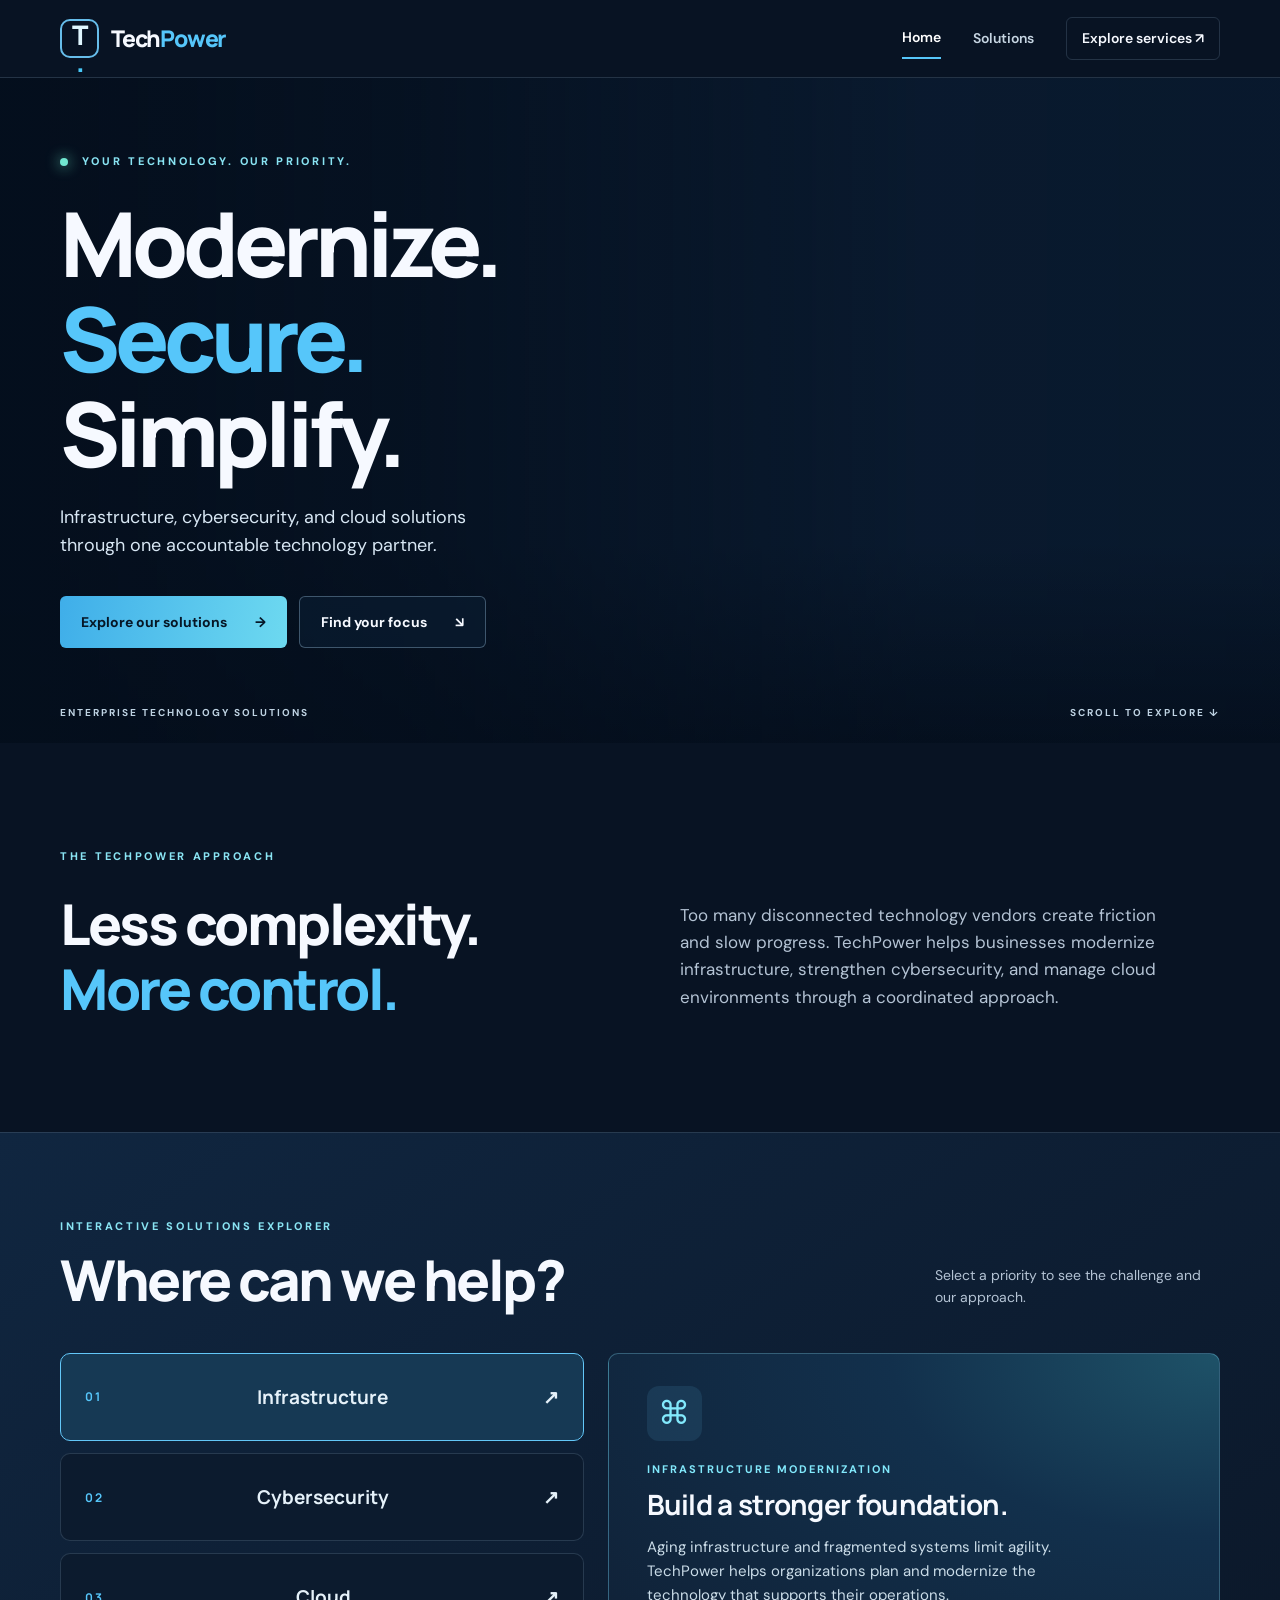
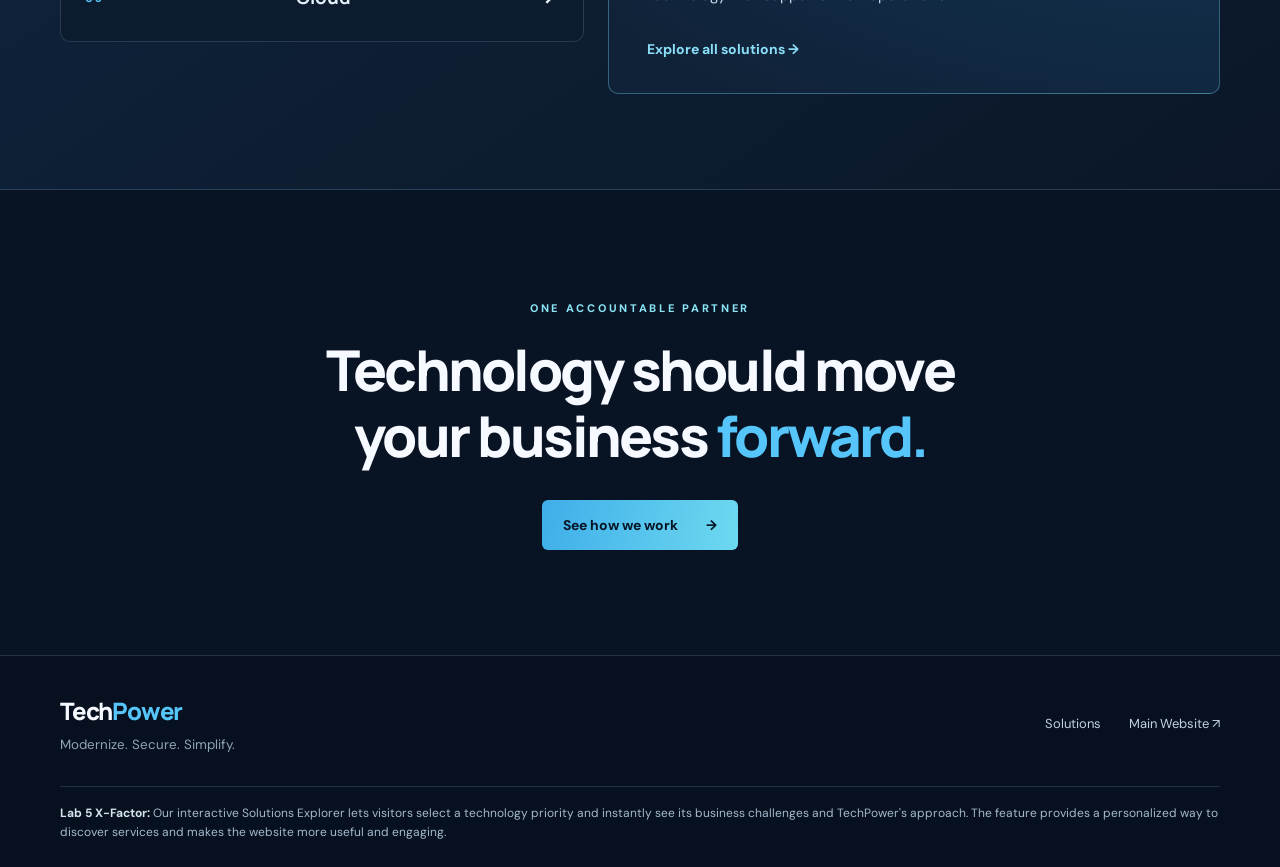
<file: index.html>
<!DOCTYPE html>
<html lang="en">
<head>
  <meta charset="UTF-8" />
  <meta name="viewport" content="width=device-width, initial-scale=1" />
  <meta name="theme-color" content="#091629" />
  <meta name="description" content="TechPower makes infrastructure, cybersecurity, and cloud operations easier to manage with one accountable technology partner." />
  <title>TechPower | Modernize. Secure. Simplify.</title>
  <link rel="stylesheet" href="style.css" />
</head>
<body>
  <header class="site-header">
    <a class="wordmark" href="index.html" aria-label="TechPower home"><span class="mark">T<span class="mark-dot">.</span></span><span>Tech<span class="power">Power</span></span></a>
    <nav aria-label="Main navigation"><a class="active" href="index.html">Home</a><a href="solutions.html">Solutions</a><a class="nav-cta" href="#explorer">Explore services <span aria-hidden="true">↗</span></a></nav>
  </header>
  <main>
    <section class="hero" aria-labelledby="hero-title">
      <div class="hero-media">
        <video class="hero-video" autoplay muted loop playsinline preload="auto" poster="" aria-label="AI-generated TechPower technology promotional video"><source src="techpower-video.mp4" type="video/mp4" />Your browser does not support HTML5 video.</video>
        <div class="video-shade"></div>
      </div>
      <div class="hero-content container">
        <p class="eyebrow"><span class="status-dot"></span> YOUR TECHNOLOGY. OUR PRIORITY.</p>
        <h1 id="hero-title">Modernize.<br /><span>Secure.</span><br />Simplify.</h1>
        <p class="hero-description">Infrastructure, cybersecurity, and cloud solutions through one accountable technology partner.</p>
        <div class="button-group"><a class="button primary" href="solutions.html">Explore our solutions <span aria-hidden="true">→</span></a><a class="button ghost" href="#explorer">Find your focus <span aria-hidden="true">↘</span></a></div>
      </div>
      <div class="hero-foot container"><span>ENTERPRISE TECHNOLOGY SOLUTIONS</span><span>SCROLL TO EXPLORE ↓</span></div>
    </section>
    <section class="intro container" aria-labelledby="intro-title"><p class="eyebrow">THE TECHPOWER APPROACH</p><div class="intro-grid"><h2 id="intro-title">Less complexity.<br /><em>More control.</em></h2><p>Too many disconnected technology vendors create friction and slow progress. TechPower helps businesses modernize infrastructure, strengthen cybersecurity, and manage cloud environments through a coordinated approach.</p></div></section>
    <section class="services-section" id="explorer" aria-labelledby="explorer-title"><div class="container"><div class="section-heading"><div><p class="eyebrow">INTERACTIVE SOLUTIONS EXPLORER</p><h2 id="explorer-title">Where can we help?</h2></div><p>Select a priority to see the challenge and our approach.</p></div>
      <div class="explorer-layout"><div class="service-tabs" role="tablist" aria-label="TechPower solutions"><button class="service-tab selected" type="button" role="tab" id="tab-infrastructure" aria-controls="solution-panel" aria-selected="true" data-service="infrastructure"><span class="tab-num">01</span><span>Infrastructure</span><span aria-hidden="true">↗</span></button><button class="service-tab" type="button" role="tab" id="tab-security" aria-controls="solution-panel" aria-selected="false" tabindex="-1" data-service="security"><span class="tab-num">02</span><span>Cybersecurity</span><span aria-hidden="true">↗</span></button><button class="service-tab" type="button" role="tab" id="tab-cloud" aria-controls="solution-panel" aria-selected="false" tabindex="-1" data-service="cloud"><span class="tab-num">03</span><span>Cloud</span><span aria-hidden="true">↗</span></button></div>
      <div class="service-panel" id="solution-panel" role="tabpanel" aria-labelledby="tab-infrastructure" tabindex="0"><div class="panel-icon" id="panel-icon" aria-hidden="true">⌘</div><p class="panel-label" id="panel-label">INFRASTRUCTURE MODERNIZATION</p><h3 id="panel-title">Build a stronger foundation.</h3><p id="panel-copy">Aging infrastructure and fragmented systems limit agility. TechPower helps organizations plan and modernize the technology that supports their operations.</p><a class="text-link" href="solutions.html">Explore all solutions <span aria-hidden="true">→</span></a></div></div>
    </div></section>
    <section class="bottom-cta container"><p class="eyebrow">ONE ACCOUNTABLE PARTNER</p><h2>Technology should move<br />your business <em>forward.</em></h2><a class="button primary" href="solutions.html">See how we work <span aria-hidden="true">→</span></a></section>
  </main>
  <footer class="site-footer"><div class="container footer-row"><div><div class="footer-brand">Tech<span>Power</span></div><small>Modernize. Secure. Simplify.</small></div><div class="footer-right"><a href="solutions.html">Solutions</a><a href="https://techpower.com" target="_blank" rel="noopener noreferrer">Main Website ↗</a></div></div><div class="container xfactor"><strong>Lab 5 X-Factor:</strong> Our interactive Solutions Explorer lets visitors select a technology priority and instantly see its business challenges and TechPower's approach. The feature provides a personalized way to discover services and makes the website more useful and engaging.</div></footer>
  <script src="script.js" defer></script>
  <script>window.chtlConfig = { chatbotId: "8116175339" };</script>
  <script async data-id="8116175339" id="chtl-script" type="text/javascript" src="https://chatling.ai/js/embed.js"></script>
</body>
</html>
</file>
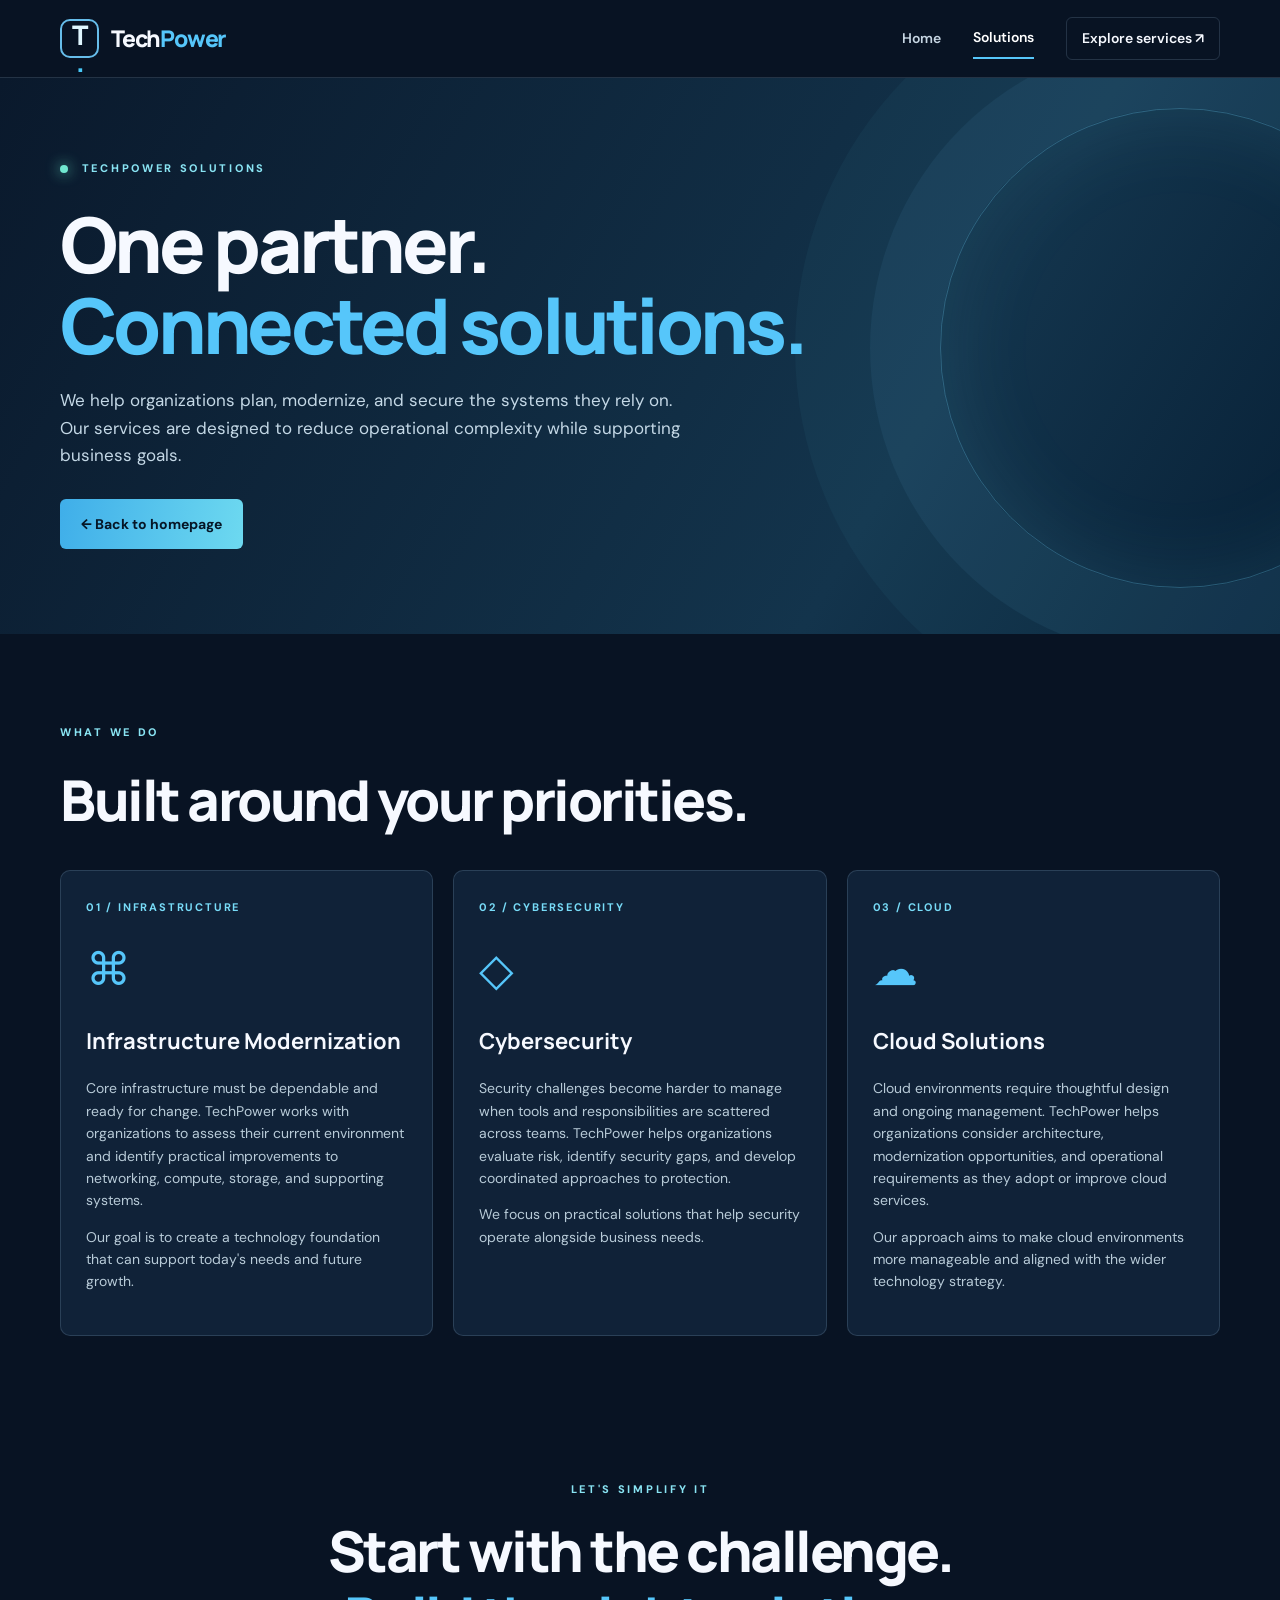
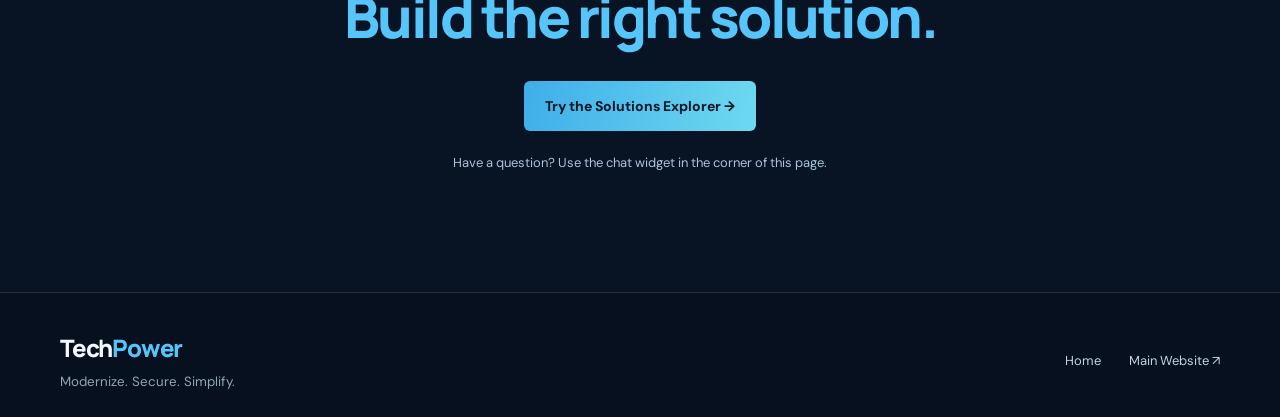
<file: solutions.html>
<!DOCTYPE html>
<html lang="en">
<head>
  <meta charset="UTF-8" />
  <meta name="viewport" content="width=device-width, initial-scale=1" />
  <meta name="theme-color" content="#091629" />
  <meta name="description" content="Explore TechPower's approach to IT infrastructure, cybersecurity, and cloud services." />
  <title>Our Solutions | TechPower</title>
  <link rel="stylesheet" href="style.css" />
</head>
<body>
  <header class="site-header"><a class="wordmark" href="index.html" aria-label="TechPower home"><span class="mark">T<span class="mark-dot">.</span></span><span>Tech<span class="power">Power</span></span></a><nav aria-label="Main navigation"><a href="index.html">Home</a><a class="active" href="solutions.html">Solutions</a><a class="nav-cta" href="index.html#explorer">Explore services <span aria-hidden="true">↗</span></a></nav></header>
  <main>
    <section class="subhero"><div class="container"><p class="eyebrow"><span class="status-dot"></span> TECHPOWER SOLUTIONS</p><h1>One partner.<br /><span>Connected solutions.</span></h1><p>We help organizations plan, modernize, and secure the systems they rely on. Our services are designed to reduce operational complexity while supporting business goals.</p><a class="button primary" href="index.html">← Back to homepage</a></div><div class="subhero-glow" aria-hidden="true"></div></section>
    <section class="solution-details container"><p class="eyebrow">WHAT WE DO</p><h2>Built around your priorities.</h2><div class="detail-grid"><article class="detail-card"><div class="detail-number">01 / INFRASTRUCTURE</div><div class="detail-icon">⌘</div><h3>Infrastructure Modernization</h3><p>Core infrastructure must be dependable and ready for change. TechPower works with organizations to assess their current environment and identify practical improvements to networking, compute, storage, and supporting systems.</p><p>Our goal is to create a technology foundation that can support today's needs and future growth.</p></article><article class="detail-card"><div class="detail-number">02 / CYBERSECURITY</div><div class="detail-icon">◇</div><h3>Cybersecurity</h3><p>Security challenges become harder to manage when tools and responsibilities are scattered across teams. TechPower helps organizations evaluate risk, identify security gaps, and develop coordinated approaches to protection.</p><p>We focus on practical solutions that help security operate alongside business needs.</p></article><article class="detail-card"><div class="detail-number">03 / CLOUD</div><div class="detail-icon">☁</div><h3>Cloud Solutions</h3><p>Cloud environments require thoughtful design and ongoing management. TechPower helps organizations consider architecture, modernization opportunities, and operational requirements as they adopt or improve cloud services.</p><p>Our approach aims to make cloud environments more manageable and aligned with the wider technology strategy.</p></article></div></section>
    <section class="bottom-cta container"><p class="eyebrow">LET'S SIMPLIFY IT</p><h2>Start with the challenge.<br /><em>Build the right solution.</em></h2><a class="button primary" href="index.html#explorer">Try the Solutions Explorer →</a><p class="chat-hint">Have a question? Use the chat widget in the corner of this page.</p></section>
  </main>
  <footer class="site-footer"><div class="container footer-row"><div><div class="footer-brand">Tech<span>Power</span></div><small>Modernize. Secure. Simplify.</small></div><div class="footer-right"><a href="index.html">Home</a><a href="https://techpower.com" target="_blank" rel="noopener noreferrer">Main Website ↗</a></div></div></footer>
  <script src="script.js" defer></script>
  <script>window.chtlConfig = { chatbotId: "8116175339" };</script>
  <script async data-id="8116175339" id="chtl-script" type="text/javascript" src="https://chatling.ai/js/embed.js"></script>
</body>
</html>
</file>
<file: style.css>
@import url('https://fonts.googleapis.com/css2?family=DM+Sans:wght@400;500;600;700&family=Manrope:wght@400;500;600;700;800&display=swap');
:root{--bg:#081323;--bg2:#0e1d31;--panel:#12253a;--line:rgba(181,218,247,.16);--text:#f6f9ff;--muted:#b4c3d4;--blue:#56c6fa;--accent:#89e4f3;--max:1160px}*{box-sizing:border-box}html{scroll-behavior:smooth}body{margin:0;background:var(--bg);color:var(--text);font-family:'DM Sans',sans-serif;line-height:1.6}a{color:inherit;text-decoration:none}button{font:inherit}button,a{-webkit-tap-highlight-color:transparent}a:focus-visible,button:focus-visible{outline:3px solid var(--accent);outline-offset:4px}.container{width:min(calc(100% - 64px),var(--max));margin-inline:auto}.site-header{height:78px;padding:0 max(32px,calc((100vw - var(--max))/2));display:flex;align-items:center;justify-content:space-between;gap:25px;position:relative;z-index:5;background:#081323;border-bottom:1px solid var(--line)}.wordmark{display:flex;align-items:center;gap:12px;font-size:23px;font-family:Manrope,sans-serif;font-weight:800;letter-spacing:-1.2px;white-space:nowrap}.wordmark .power,.footer-brand span{color:var(--blue)}.mark{display:grid;place-items:center;width:39px;height:39px;border:2px solid #66bdea;border-radius:10px;color:#e0f7ff;font-size:27px;line-height:1}.mark-dot{color:#48c8f8}.site-header nav{display:flex;gap:32px;align-items:center;font-size:14px;font-weight:600}.site-header nav a:not(.nav-cta){color:#c6d5e2}.site-header nav a.active{color:#fff;border-bottom:2px solid var(--blue);padding-block:8px}.nav-cta{border:1px solid var(--line);padding:9px 15px;border-radius:6px}.nav-cta:hover,.button.ghost:hover{border-color:var(--accent)}.hero{min-height:665px;position:relative;display:flex;flex-direction:column;justify-content:center;isolation:isolate;overflow:hidden;background:#0c2038}.hero-media,.hero-video,.video-shade{position:absolute;inset:0;width:100%;height:100%}.hero-video{object-fit:cover}.video-shade{background:linear-gradient(90deg,rgba(4,14,28,.97) 2%,rgba(4,14,28,.82) 31%,rgba(4,14,28,.36) 72%,rgba(4,14,28,.4)),linear-gradient(0deg,rgba(4,14,28,.88),transparent 30%);z-index:1}.hero-content,.hero-foot{z-index:2;position:relative}.hero-content{padding-block:75px 95px}.eyebrow{color:var(--accent);font-size:11px;letter-spacing:2.7px;font-weight:800;margin:0 0 25px}.status-dot{display:inline-block;width:8px;height:8px;border-radius:50%;background:#71e7d0;box-shadow:0 0 14px #67e7ca;vertical-align:middle;margin-right:8px}.hero h1,.subhero h1{font-family:Manrope,sans-serif;font-size:clamp(57px,7vw,102px);line-height:1.06;letter-spacing:-5px;margin:0 0 22px;font-weight:800}.hero h1 span,.subhero h1 span{color:var(--blue)}.hero-description{max-width:470px;font-size:18px;color:#d8e7f4;margin:0 0 36px}.button-group{display:flex;flex-wrap:wrap;gap:12px}.button{display:inline-flex;align-items:center;justify-content:center;gap:28px;font-size:14px;font-weight:700;padding:14px 21px;border-radius:6px;transition:transform .2s,border-color .2s,background .2s}.button:hover{transform:translateY(-2px)}.button.primary{background:linear-gradient(100deg,#3faee9,#6dd9f0);color:#061626}.button.ghost{border:1px solid #9ec6df5c;background:#0c20358c}.hero-foot{position:absolute;bottom:22px;left:50%;transform:translateX(-50%);display:flex;justify-content:space-between;color:#bfd3e3;font-size:10px;letter-spacing:2px;font-weight:700}.intro{padding-block:105px 110px}.intro-grid{display:grid;grid-template-columns:1fr 1fr;gap:80px;align-items:center}.intro h2,.section-heading h2,.bottom-cta h2,.solution-details h2{font-family:Manrope,sans-serif;font-size:clamp(34px,4.4vw,60px);line-height:1.16;letter-spacing:-2.5px;margin:0;font-weight:800}.intro h2 em,.bottom-cta h2 em{font-style:normal;color:var(--blue)}.intro-grid>p{font-size:17px;color:var(--muted);max-width:500px;margin:0}.services-section{padding-block:85px 95px;background:linear-gradient(145deg,#102640,#0b1728);border-block:1px solid var(--line)}.section-heading{display:flex;align-items:end;justify-content:space-between;gap:30px;margin-bottom:40px}.section-heading .eyebrow{margin-bottom:12px}.section-heading>p{max-width:285px;color:var(--muted);font-size:14px;margin:0 0 4px}.explorer-layout{display:grid;grid-template-columns:1fr 1.17fr;gap:24px;align-items:stretch}.service-tabs{display:flex;flex-direction:column;gap:12px}.service-tab{border:1px solid var(--line);background:#0c1b2e;color:#e5f1f9;text-align:left;cursor:pointer;padding:28px 24px;border-radius:10px;display:flex;gap:18px;align-items:center;justify-content:space-between;font-family:Manrope,sans-serif;font-size:19px;font-weight:700;transition:background .2s,border-color .2s}.service-tab:hover{border-color:#78c6e7}.service-tab.selected{background:#163954;border-color:#63c7f8}.tab-num{font-size:12px;color:var(--blue);letter-spacing:2px}.service-panel{background:radial-gradient(ellipse at top right,#1e5268 0%,#12304c 38%,#102238 90%);border:1px solid rgba(122,205,236,.35);border-radius:10px;min-height:341px;padding:32px 38px;display:flex;flex-direction:column;align-items:start}.panel-icon{width:55px;height:55px;border-radius:12px;background:#5ec3ee1d;color:#82e9fc;font-size:32px;display:grid;place-items:center;margin-bottom:20px}.panel-label{font-size:11px;color:#82e9fc;font-weight:700;letter-spacing:2px;margin:0 0 8px}.service-panel h3{font-family:Manrope,sans-serif;font-size:28px;line-height:1.3;letter-spacing:-.7px;margin:0 0 12px}.service-panel>p:not(.panel-label){font-size:15px;color:#cadce8;margin:0 0 26px;max-width:450px}.text-link{font-weight:700;color:#8bdff9;font-size:14px;margin-top:auto}.text-link:hover{text-decoration:underline}.bottom-cta{text-align:center;padding-block:110px 105px}.bottom-cta .eyebrow{margin-bottom:20px}.bottom-cta h2{margin-bottom:32px}.site-footer{background:#06101e;border-top:1px solid var(--line);padding:36px 0 24px}.footer-row{display:flex;align-items:center;justify-content:space-between;gap:25px}.footer-brand{font-size:24px;font-family:Manrope,sans-serif;font-weight:800;letter-spacing:-1.2px}.footer-row small{color:#91a5b6}.footer-right{display:flex;gap:28px;font-size:13px;color:#c1d3df}.footer-right a:hover{color:#fff}.xfactor{margin-top:30px;padding-top:17px;border-top:1px solid var(--line);font-size:12px;color:#a6bacd;max-width:1160px}.xfactor strong{color:#d4e5f0}.subhero{min-height:490px;position:relative;overflow:hidden;background:linear-gradient(120deg,#0a192c,#13344c 70%,#082137);padding-block:82px 85px}.subhero .container{position:relative;z-index:2}.subhero h1{font-size:clamp(45px,6vw,80px);max-width:850px;letter-spacing:-3.7px}.subhero p:not(.eyebrow){font-size:17px;color:#c4d8e6;max-width:640px;margin:0 0 30px}.subhero-glow{position:absolute;right:-140px;top:30px;width:480px;height:480px;border:1px solid #67c8ec54;border-radius:50%;box-shadow:0 0 0 70px #66c4e611,0 0 0 145px #66c4e60b,inset 0 0 90px #6fd3f01f}.solution-details{padding-block:90px 35px}.solution-details h2{margin-bottom:38px}.detail-grid{display:grid;grid-template-columns:repeat(3,1fr);gap:20px}.detail-card{border:1px solid var(--line);background:#102238;border-radius:10px;padding:28px 25px;min-height:390px}.detail-number{color:#78dcf8;font-size:11px;letter-spacing:1.8px;font-weight:700}.detail-icon{font-size:45px;color:var(--blue);margin-block:17px 8px}.detail-card h3{font-family:Manrope,sans-serif;font-size:22px;line-height:1.25}.detail-card p{font-size:14px;color:#b8cbd8}.chat-hint{font-size:13px;color:#a9c5d9;margin-top:22px}@media(max-width:800px){.site-header{padding-inline:24px}.site-header nav{gap:14px}.site-header nav .nav-cta{display:none}.container{width:calc(100% - 44px)}.intro-grid,.explorer-layout{grid-template-columns:1fr;gap:25px}.intro{padding-block:75px}.services-section{padding-block:70px}.section-heading{display:block}.section-heading>p{margin-top:12px}.detail-grid{grid-template-columns:1fr}.detail-card{min-height:auto}.hero{min-height:640px}.hero h1{letter-spacing:-3px}.hero-foot{font-size:8px}.subhero{padding-block:75px}.subhero h1{letter-spacing:-2px}}@media(max-width:460px){.wordmark{font-size:20px}.mark{width:32px;height:32px;font-size:23px}.site-header nav{font-size:12px}.site-header{padding-inline:15px}.hero h1{font-size:58px}.hero-content{padding-block:45px 90px}.hero-description{font-size:16px}.button-group{align-items:stretch;flex-direction:column;max-width:300px}.hero-foot span:last-child{display:none}.service-tab{padding:20px 16px;font-size:16px}.service-panel{padding:25px}.bottom-cta{padding-block:80px}.footer-row{align-items:start;flex-direction:column}}
</file>
